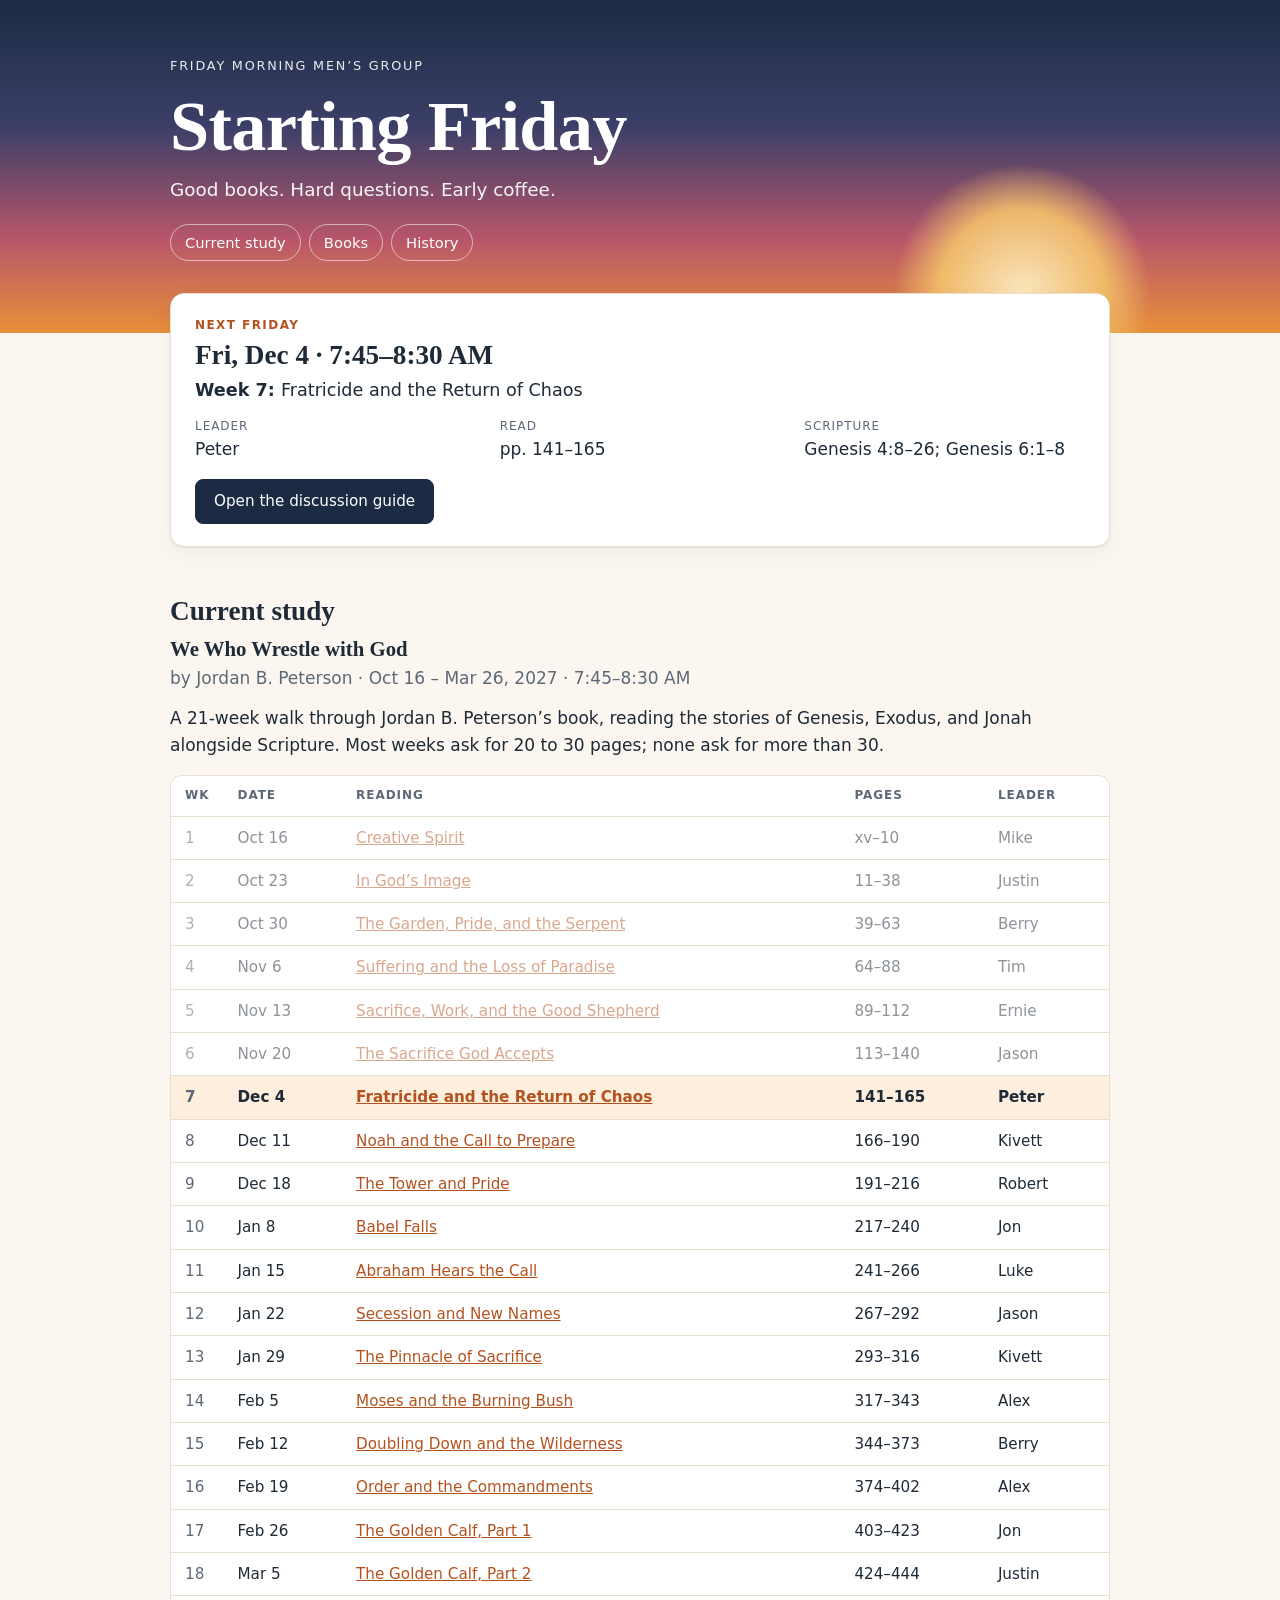
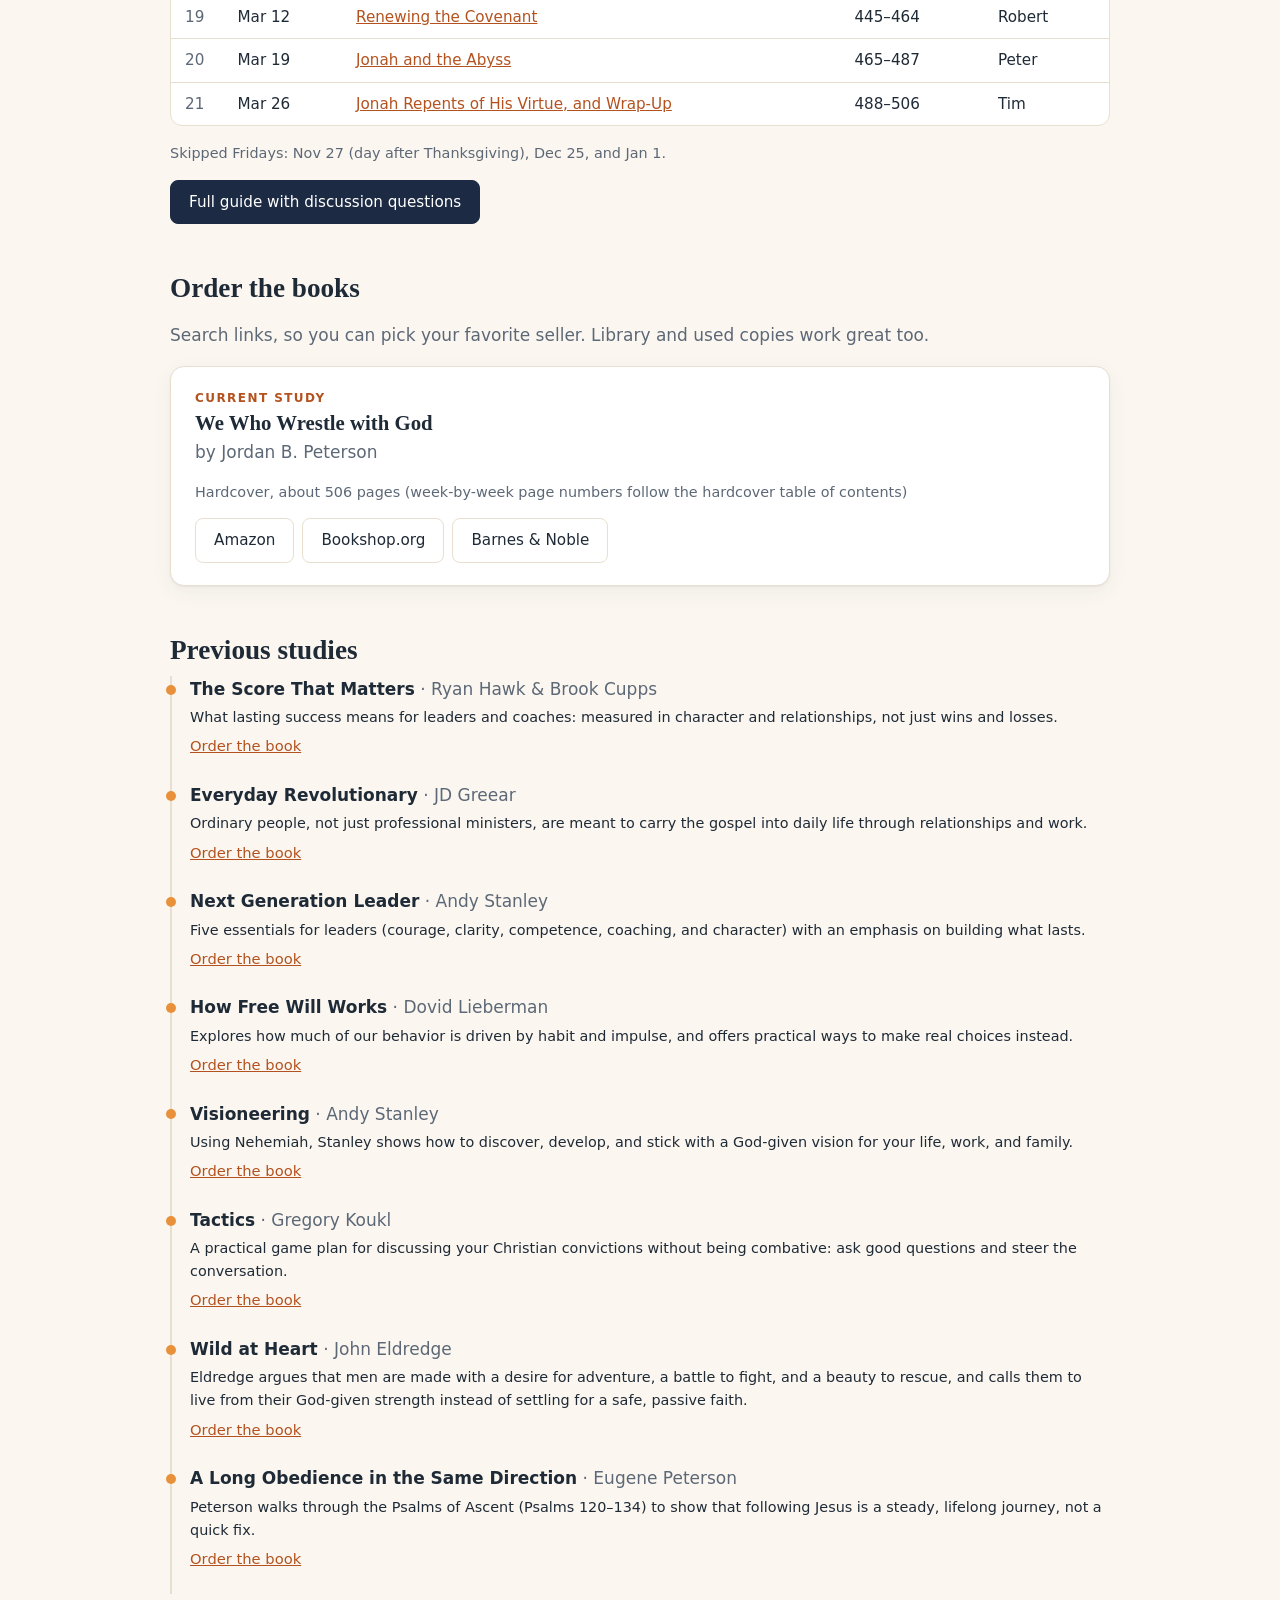
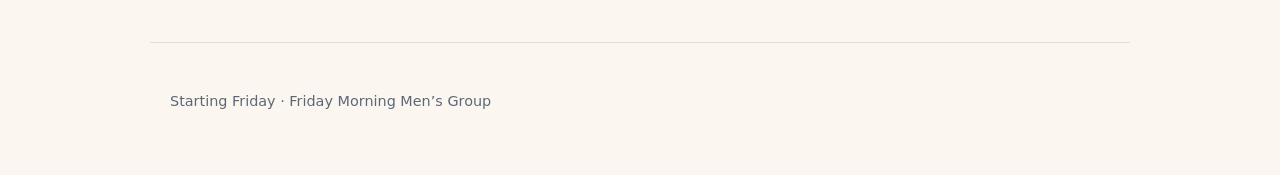
<file: index.html>
<!doctype html>
<html lang="en">
<head>
  <meta charset="utf-8">
  <meta name="viewport" content="width=device-width, initial-scale=1">
  <title>Starting Friday</title>
  <meta name="description" content="Friday Morning Men’s Group: study series, reading schedules, and history.">
  <link rel="icon" href="data:image/svg+xml,%3Csvg xmlns=%27http://www.w3.org/2000/svg%27 viewBox=%270 0 32 32%27%3E%3Ccircle cx=%2716%27 cy=%2722%27 r=%279%27 fill=%27%23e8903a%27/%3E%3Crect y=%2722%27 width=%2732%27 height=%2710%27 fill=%27%231c2b43%27/%3E%3C/svg%3E">
  <link rel="stylesheet" href="assets/style.css">
</head>
<body>
  <header class="hero">
    <div class="sun" aria-hidden="true"></div>
    <div class="wrap hero-inner">
      <p class="eyebrow">Friday Morning Men’s Group</p>
      <h1>Starting Friday</h1>
      <p class="tagline">Good books. Hard questions. Early coffee.</p>
      <nav class="topnav" aria-label="Sections">
        <a href="#current">Current study</a>
        <a href="#books">Books</a>
        <a href="#history">History</a>
      </nav>
    </div>
  </header>

  <main class="wrap">
    <section id="next" aria-live="polite"></section>

    <section id="current">
      <h2>Current study</h2>
      <div id="current-body"><p class="muted">Loading…</p></div>
    </section>

    <section id="books">
      <h2>Order the books</h2>
      <p class="muted">Search links, so you can pick your favorite seller. Library and used copies work great too.</p>
      <div id="books-body" class="card-grid"></div>
    </section>

    <section id="history">
      <h2>Previous studies</h2>
      <div id="history-body"></div>
    </section>
  </main>

  <footer class="wrap site-footer">
    <p>Starting Friday · Friday Morning Men’s Group</p>
  </footer>
  <script src="assets/app.js"></script>
  <script>StartingFriday.home();</script>
</body>
</html>
</file>
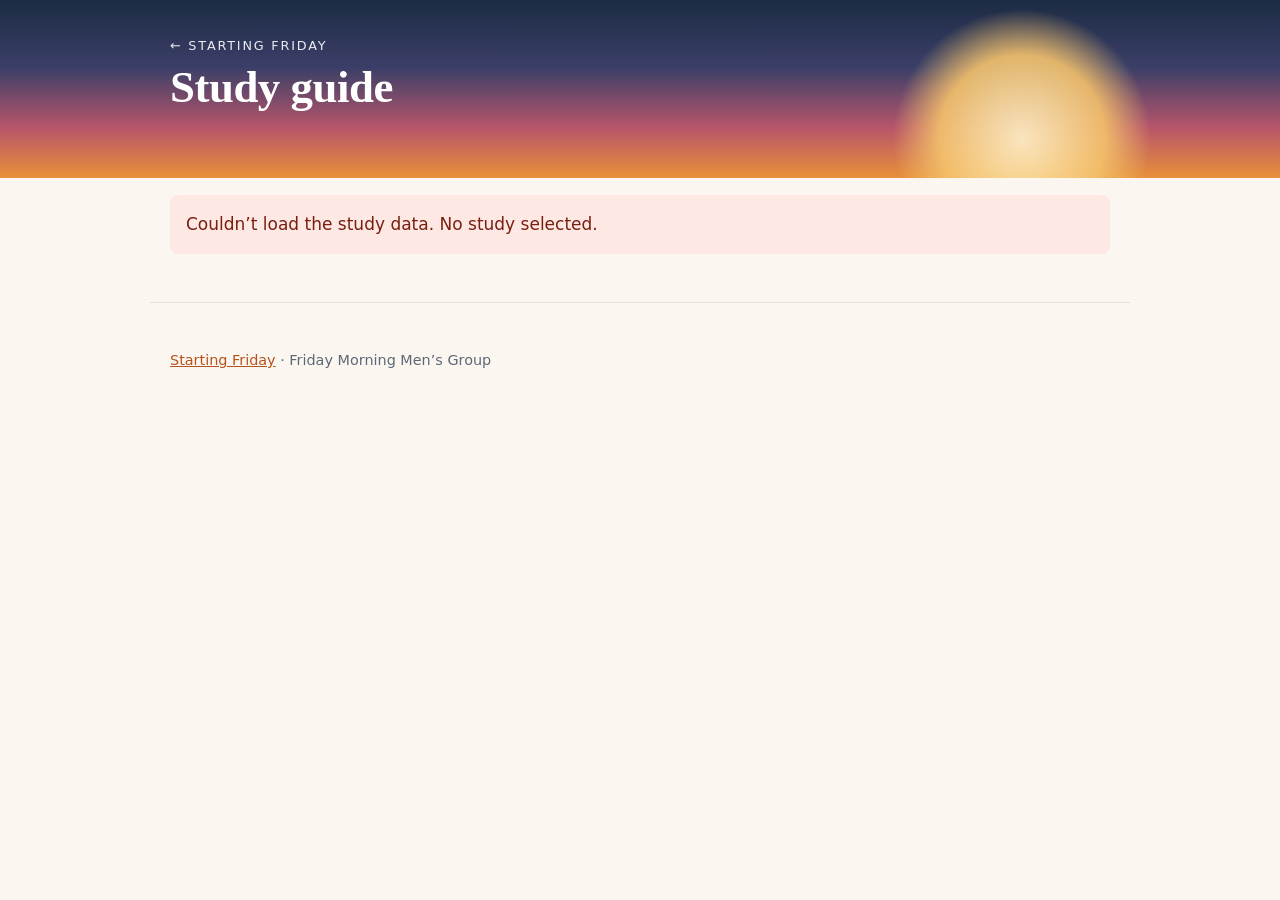
<file: series.html>
<!doctype html>
<html lang="en">
<head>
  <meta charset="utf-8">
  <meta name="viewport" content="width=device-width, initial-scale=1">
  <title>Study guide · Starting Friday</title>
  <link rel="icon" href="data:image/svg+xml,%3Csvg xmlns=%27http://www.w3.org/2000/svg%27 viewBox=%270 0 32 32%27%3E%3Ccircle cx=%2716%27 cy=%2722%27 r=%279%27 fill=%27%23e8903a%27/%3E%3Crect y=%2722%27 width=%2732%27 height=%2710%27 fill=%27%231c2b43%27/%3E%3C/svg%3E">
  <link rel="stylesheet" href="assets/style.css">
</head>
<body>
  <header class="hero hero-small">
    <div class="sun" aria-hidden="true"></div>
    <div class="wrap hero-inner">
      <p class="eyebrow"><a href="index.html">← Starting Friday</a></p>
      <h1 id="s-title">Study guide</h1>
      <p class="tagline" id="s-sub"></p>
    </div>
  </header>

  <main class="wrap" id="series-body"><p class="muted">Loading…</p></main>

  <footer class="wrap site-footer">
    <p><a href="index.html">Starting Friday</a> · Friday Morning Men’s Group</p>
  </footer>
  <script src="assets/app.js"></script>
  <script>StartingFriday.series();</script>
</body>
</html>
</file>
<file: assets/style.css>
:root {
  --bg: #fbf7f0;
  --surface: #ffffff;
  --ink: #1f2a37;
  --muted: #5d6877;
  --line: #e8dfd0;
  --night: #1c2b43;
  --dawn: #e8903a;
  --rose: #d9644a;
  --gold: #f4c26b;
  --accent: #b4521f;      /* text-safe sunrise orange on light */
  --accent-soft: #fdeedd;
  --shadow: 0 1px 2px rgba(28,43,67,.06), 0 6px 20px rgba(28,43,67,.06);
  --serif: "Iowan Old Style", "Palatino Linotype", Palatino, Georgia, serif;
  --sans: system-ui, -apple-system, "Segoe UI", Roboto, sans-serif;
}
@media (prefers-color-scheme: dark) {
  :root {
    --bg: #131b2a; --surface: #1b2638; --ink: #eef1f6; --muted: #a5b0c0;
    --line: #2b3850; --accent: #f2a65a; --accent-soft: #2c2a2f;
    --shadow: 0 1px 2px rgba(0,0,0,.3), 0 6px 20px rgba(0,0,0,.25);
  }
}
* { box-sizing: border-box; }
html { scroll-behavior: smooth; }
body { margin: 0; background: var(--bg); color: var(--ink); font: 17px/1.6 var(--sans); }
.wrap { max-width: 980px; margin: 0 auto; padding: 0 20px; }
a { color: var(--accent); }
h1, h2, h3 { font-family: var(--serif); line-height: 1.2; }
h2 { font-size: 1.7rem; margin: 0 0 .6rem; }
h3 { font-size: 1.3rem; margin: 0 0 .2rem; }
h4 { font-size: .8rem; letter-spacing: .08em; text-transform: uppercase; color: var(--muted); margin: 1.2rem 0 .4rem; }
section { margin: 3rem 0; }
.muted { color: var(--muted); }
.small { font-size: .9rem; }
.error { background: #fde8e4; color: #7a1f10; padding: 1rem; border-radius: 8px; }

/* Hero: a sunrise over a dark horizon */
.hero { position: relative; overflow: hidden; color: #fff; padding: 56px 0 72px;
  background: linear-gradient(180deg, var(--night) 0%, #3b3f68 38%, #b8566a 72%, var(--dawn) 100%); }
.hero-small { padding: 36px 0 44px; }
.sun { position: absolute; right: 10%; bottom: -90px; width: 260px; height: 260px; border-radius: 50%;
  background: radial-gradient(circle, #fff3c9 0%, var(--gold) 45%, rgba(244,194,107,0) 70%); opacity: .9; }
.hero-inner { position: relative; }
.hero h1 { font-size: clamp(2.6rem, 8vw, 4.4rem); margin: .1em 0 .1em; letter-spacing: -.01em; }
.hero-small h1 { font-size: clamp(1.8rem, 5vw, 2.8rem); }
.eyebrow { text-transform: uppercase; letter-spacing: .14em; font-size: .8rem; margin: 0; opacity: .9; }
.eyebrow a { color: #fff; text-decoration: none; }
.tagline { margin: 0 0 1.2rem; font-size: 1.15rem; opacity: .95; max-width: 34rem; }
.topnav { display: flex; gap: 8px; flex-wrap: wrap; }
.topnav a { color: #fff; text-decoration: none; padding: 6px 14px; border: 1px solid rgba(255,255,255,.55);
  border-radius: 999px; font-size: .92rem; }
.topnav a:hover { background: rgba(255,255,255,.18); }

/* Next-session card pulls up over the hero */
#next { margin-top: -40px; position: relative; }
.next-card, .card { background: var(--surface); border: 1px solid var(--line); border-radius: 14px; box-shadow: var(--shadow); padding: 22px 24px; }
.next-card h2 { margin-bottom: .3rem; }
.next-title { font-size: 1.1rem; margin: 0 0 .8rem; }
.label { text-transform: uppercase; letter-spacing: .12em; font-size: .75rem; font-weight: 600; color: var(--accent); margin: 0 0 .2rem; }

.facts { display: grid; gap: 8px 24px; grid-template-columns: repeat(auto-fit, minmax(190px, 1fr)); margin: 0 0 1rem; }
.facts dt { font-size: .75rem; text-transform: uppercase; letter-spacing: .08em; color: var(--muted); }
.facts dd { margin: 0; }

.btn { display: inline-block; background: var(--night); color: #fff; padding: 9px 18px; border-radius: 8px;
  text-decoration: none; font: inherit; font-size: .95rem; border: 1px solid var(--night); cursor: pointer; }
.btn:hover { filter: brightness(1.2); }
.btn-outline { background: transparent; color: var(--ink); border-color: var(--line); }
.btn-outline:hover { background: var(--accent-soft); filter: none; }
@media (prefers-color-scheme: dark) { .btn { background: var(--dawn); border-color: var(--dawn); color: #1a1208; } .btn-outline { background: transparent; color: var(--ink); border-color: var(--line);} }
.text-link { font-size: .92rem; }

.series-head p { margin: .2rem 0 .8rem; }
.byline { color: var(--muted); margin: 0 0 .5rem; }

/* Schedule table */
.table-wrap { overflow-x: auto; border: 1px solid var(--line); border-radius: 12px; background: var(--surface); margin: 1rem 0; }
.schedule { width: 100%; border-collapse: collapse; font-size: .95rem; }
.schedule th { text-align: left; font-size: .75rem; text-transform: uppercase; letter-spacing: .08em; color: var(--muted); padding: 10px 14px; border-bottom: 1px solid var(--line); }
.schedule td { padding: 9px 14px; border-bottom: 1px solid var(--line); }
.schedule tr:last-child td { border-bottom: 0; }
.schedule tr.past { opacity: .5; }
.schedule tr.next td { background: var(--accent-soft); font-weight: 600; }
.schedule td:first-child { width: 3em; color: var(--muted); }

@media (max-width: 640px) {
  .schedule thead { display: none; }
  .schedule, .schedule tbody, .schedule tr, .schedule td { display: block; width: 100%; }
  .schedule tr { padding: 10px 14px; border-bottom: 1px solid var(--line); }
  .schedule td { border: 0; padding: 1px 0; }
  .schedule td::before { content: attr(data-label) ": "; color: var(--muted); font-size: .8rem; }
  .schedule td:first-child { width: 100%; }
}

/* Books */
.card-grid { display: grid; gap: 16px; grid-template-columns: repeat(auto-fit, minmax(280px, 1fr)); }
.link-row { display: flex; gap: 8px; flex-wrap: wrap; margin-top: .8rem; }
.card.inline { display: flex; justify-content: space-between; align-items: center; gap: 16px; flex-wrap: wrap; margin: 1.2rem 0; }
.card.inline .link-row { margin: 0; }

/* History */
.history { list-style: none; margin: 0; padding: 0; border-left: 2px solid var(--line); }
.history li { display: grid; grid-template-columns: 9.5rem 1fr; gap: 12px; padding: 0 0 1.4rem 18px; position: relative; }
.history li::before { content: ""; position: absolute; left: -6px; top: .55rem; width: 10px; height: 10px; border-radius: 50%; background: var(--dawn); }
.h-when { color: var(--muted); font-size: .9rem; padding-top: .1rem; }
.history p { margin: .2rem 0; }
@media (max-width: 560px) { .history li { grid-template-columns: 1fr; gap: 0; } }

/* Series page */
.lede { font-size: 1.15rem; margin-top: 1.6rem; }
.notes { background: var(--accent-soft); border-radius: 12px; padding: 16px 22px; margin: 1.5rem 0; }
.notes h2 { font-size: 1.1rem; }
.notes ul { margin: 0; padding-left: 1.2rem; }
.toolbar { display: flex; justify-content: space-between; align-items: end; flex-wrap: wrap; gap: 10px; margin: 2.5rem 0 1rem; }
.toolbar h2 { margin: 0; }
.toolbar .btn { padding: 6px 12px; font-size: .85rem; margin-left: 6px; }
.weeks { display: grid; gap: 10px; }
.week { background: var(--surface); border: 1px solid var(--line); border-radius: 12px; }
.week.next { border-color: var(--dawn); box-shadow: 0 0 0 2px var(--accent-soft); }
.week.past { opacity: .65; }
.week summary { list-style: none; cursor: pointer; padding: 12px 16px; display: grid; gap: 2px 14px;
  grid-template-columns: 5rem 8.5rem 1fr auto; align-items: baseline; }
.week summary::-webkit-details-marker { display: none; }

.week[open] summary { border-bottom: 1px solid var(--line); }
.w-num { font-weight: 700; color: var(--accent); }
.w-date { color: var(--muted); font-size: .92rem; }
.w-title { font-family: var(--serif); font-size: 1.1rem; }
.w-leader { font-size: .88rem; background: var(--accent-soft); padding: 2px 10px; border-radius: 999px; }
.w-body { padding: 8px 18px 16px; }
.w-body ol { padding-left: 1.3rem; margin: 0; }
.w-body li { margin: .45rem 0; }
@media (max-width: 720px) {
  .week summary { grid-template-columns: 1fr; }
  .w-leader { justify-self: start; margin-top: 4px; }
}
.agenda { list-style: none; padding: 0; margin: 1rem 0; border: 1px solid var(--line); border-radius: 12px; background: var(--surface); }
.agenda li { display: grid; grid-template-columns: 4rem 1fr auto; gap: 12px; padding: 10px 16px; border-bottom: 1px solid var(--line); }
.agenda li:last-child { border-bottom: 0; }
.a-time { font-weight: 700; color: var(--accent); }
.a-min { color: var(--muted); font-size: .9rem; }

.site-footer { padding: 2rem 20px 3rem; color: var(--muted); font-size: .9rem; border-top: 1px solid var(--line); margin-top: 3rem; }

@media print {
  .hero, .topnav, .toolbar .btn, .site-footer, .sun { display: none !important; }
  .hero-small { display: block !important; background: none; color: #000; padding: 0; }
  body { background: #fff; color: #000; font-size: 12pt; }
  .week { break-inside: avoid; border-color: #bbb; opacity: 1 !important; }
  .week summary::after { content: none; }
}
:focus-visible { outline: 3px solid var(--dawn); outline-offset: 2px; }

.history li.nodate { display: block; }
.history li.nodate .text-link { margin-right: 14px; }
</file>
